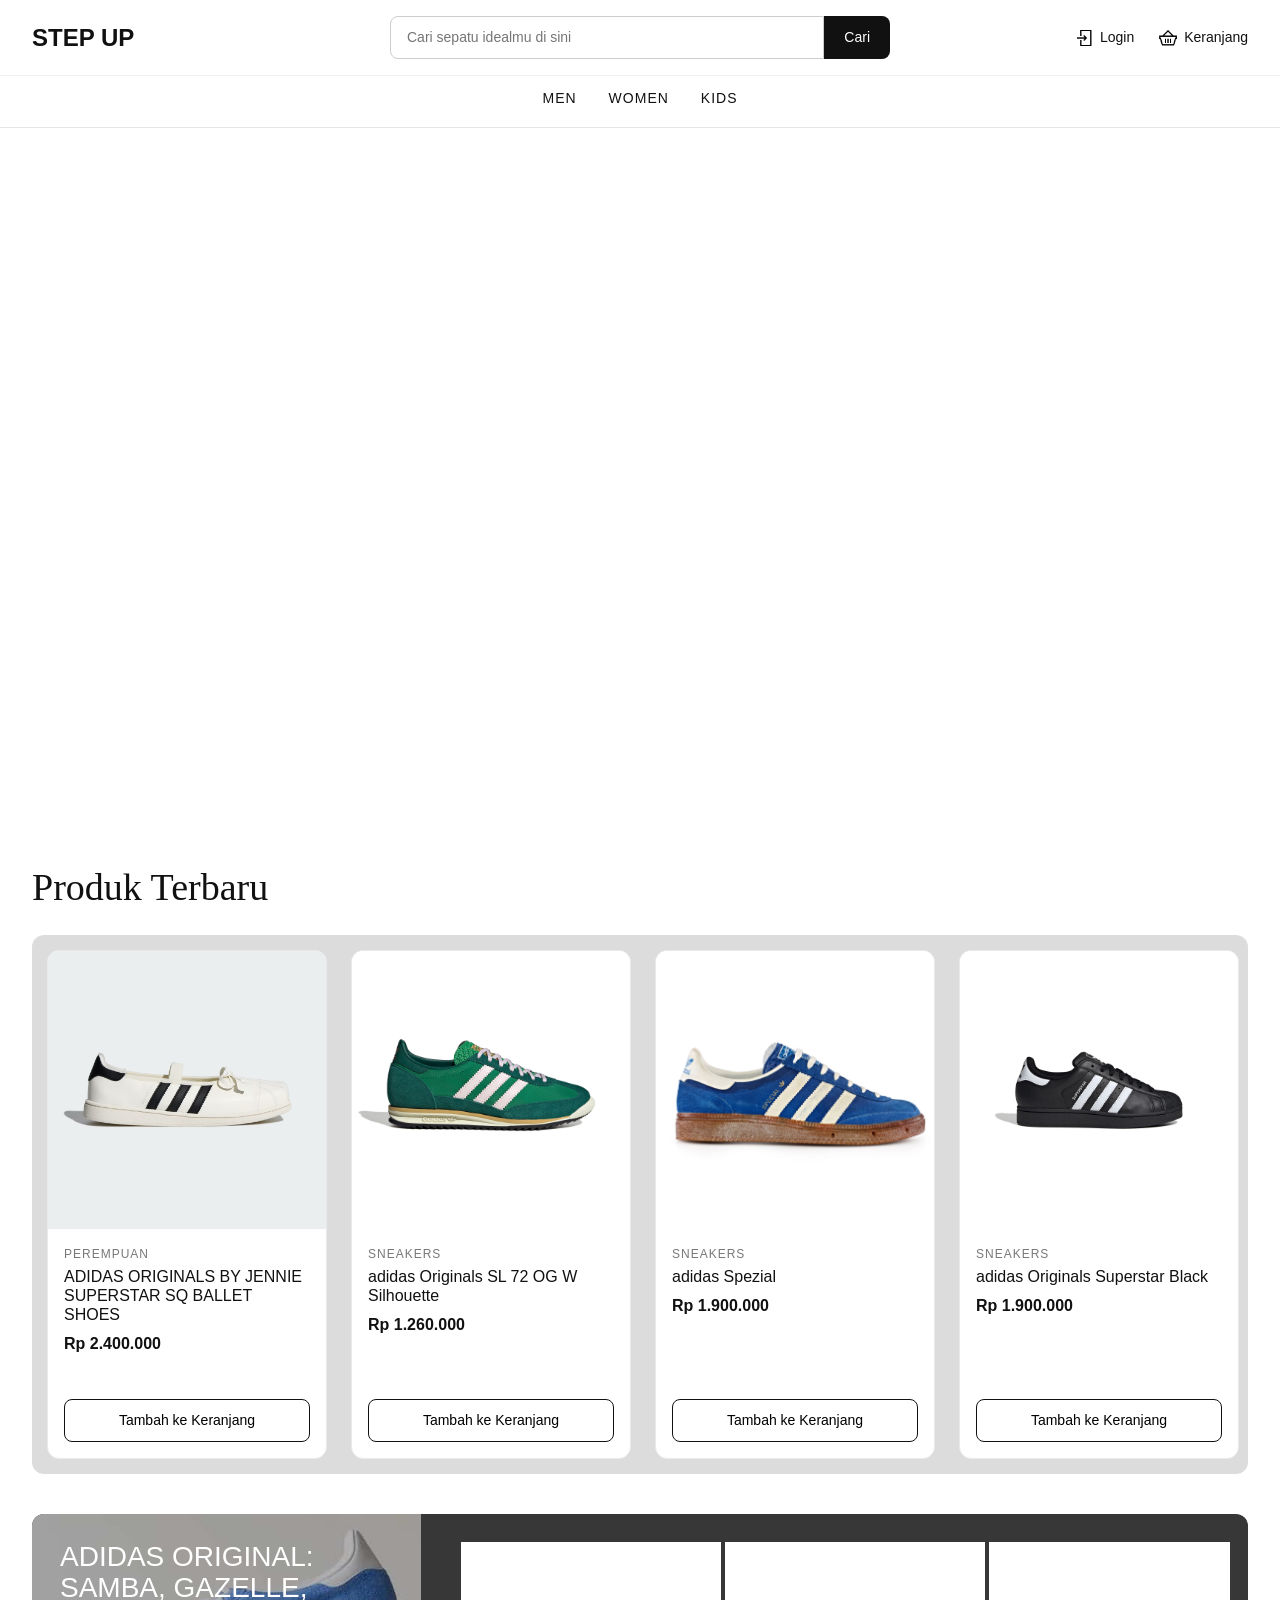
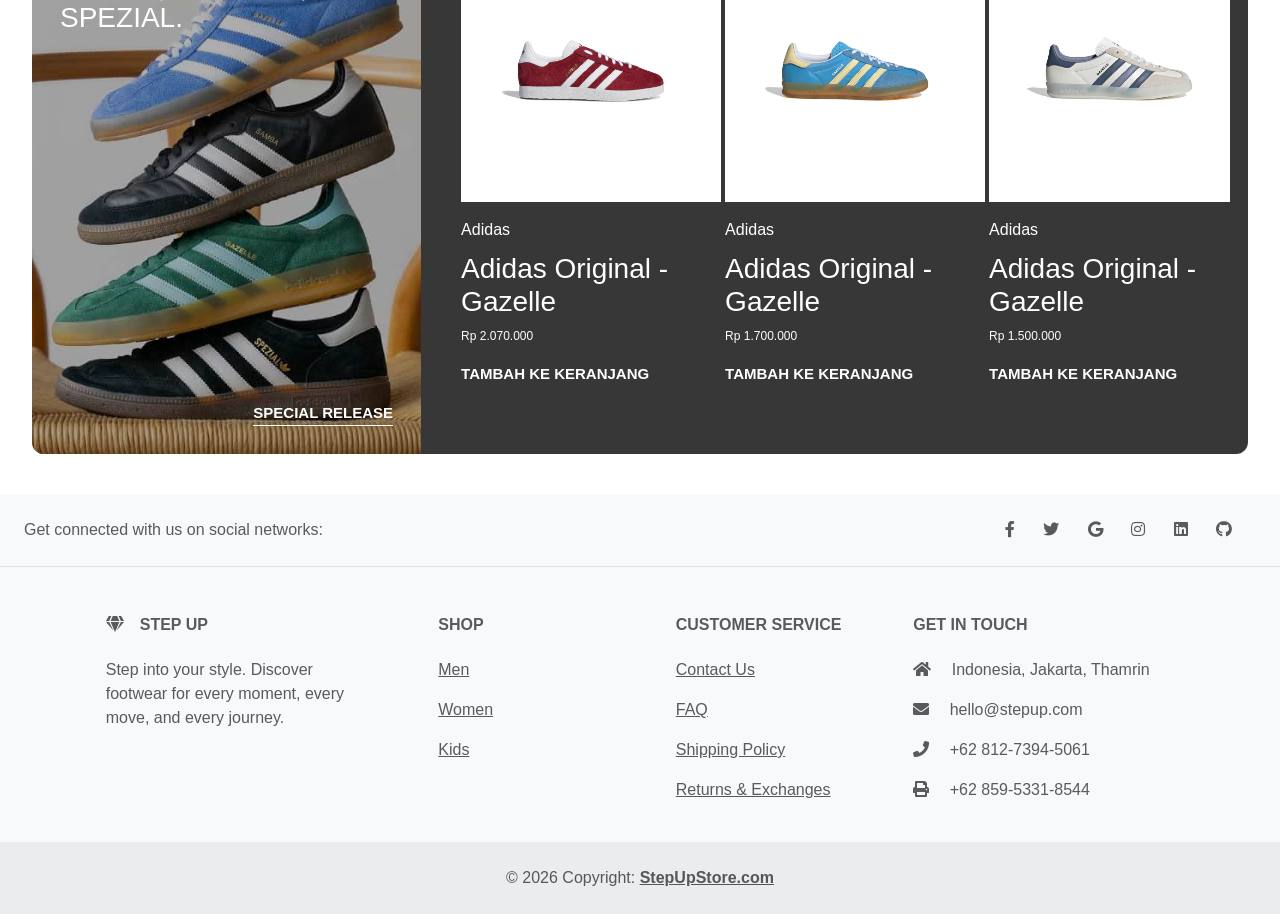
<file: index.html>
<!DOCTYPE html>
<html lang="en">
<head>
  <meta charset="UTF-8">
  <meta name="viewport" content="width=device-width, initial-scale=1.0">
  <title>StepUp Store</title>
  <link href="https://cdn.jsdelivr.net/npm/bootstrap@5.3.8/dist/css/bootstrap.min.css" rel="stylesheet" integrity="sha384-sRIl4kxILFvY47J16cr9ZwB07vP4J8+LH7qKQnuqkuIAvNWLzeN8tE5YBujZqJLB" crossorigin="anonymous">
  <link rel="stylesheet" href="https://cdnjs.cloudflare.com/ajax/libs/font-awesome/5.15.4/css/all.min.css"/>
  <link rel="stylesheet" href="style.css">
  <link rel="icon" href="iconbrowser/Shoes Icon Browser.jpg">
</head>
<body>
  <header class="main-header">
    <div class="navbar">
      <div class="left-nav">
        <a href="index.html" class="logo">STEP UP</a>
      </div>

      <div class="center-nav">
        <form action="" method="get">
          <input type="search" name="searchbar" placeholder="Cari sepatu idealmu di sini">
          <button type="submit">Cari</button>
        </form>
      </div>
      <div class="right-nav">
        <a href="login.html"><img src="icons/icons8-log-in-32.png" alt="">Login</a>
        <a href="keranjang.html"><img src="icons/icons8-shopping-basket-32.png" alt="">Keranjang</a>
      </div>
    </div>

    <nav class="categories">
      <ul>
        <li><a href="men.html">Men</a></li>
        <li><a href="women.html">Women</a></li>
        <li><a href="kids.html">Kids</a></li>
      </ul>
    </nav>
  </header>
    <main>
      <section class="hero">
        <div id="carouselExampleIndicators" class="carousel slide">
          <div class="carousel-indicators">
            <button type="button" data-bs-target="#carouselExampleIndicators" data-bs-slide-to="0" class="active" aria-current="true" aria-label="Slide 1"></button>
            <button type="button" data-bs-target="#carouselExampleIndicators" data-bs-slide-to="1" aria-label="Slide 2"></button>
            <button type="button" data-bs-target="#carouselExampleIndicators" data-bs-slide-to="2" aria-label="Slide 3"></button>
            <button type="button" data-bs-target="#carouselExampleIndicators" data-bs-slide-to="3" aria-label="Slide 4"></button>
            <button type="button" data-bs-target="#carouselExampleIndicators" data-bs-slide-to="4" aria-label="Slide 5"></button>
          </div>
          <div class="carousel-inner">
            <div class="carousel-item active">
              <video class="d-block w-100" autoplay muted loop playsinline>
                <source src="Carousel Produk/Carousel4.mp4" type="video/mp4">
              </video>
            </div>
            <div class="carousel-item">
              <video class="d-block w-100" autoplay muted loop playsinline>
                <source src="Carousel Produk/Carousel8.mp4" type="video/mp4">
              </video>
            </div>
            <div class="carousel-item">
              <video class="d-block w-100" autoplay muted loop playsinline>
                <source src="Carousel Produk/Carousel5.mp4" type="video/mp4">
              </video>
            </div>
            <div class="carousel-item">
              <img src="Carousel Produk/Carousel6.jpg" class="d-block w-100" alt="">
            </div>
            <div class="carousel-item">
              <img src="Carousel Produk/Carousel7.jpg" class="d-block w-100" alt="">
            </div>
          </div>
          <button class="carousel-control-prev" type="button" data-bs-target="#carouselExampleIndicators" data-bs-slide="prev">
            <span class="carousel-control-prev-icon" aria-hidden="true"></span>
            <span class="visually-hidden">Previous</span>
          </button>
          <button class="carousel-control-next" type="button" data-bs-target="#carouselExampleIndicators" data-bs-slide="next">
            <span class="carousel-control-next-icon" aria-hidden="true"></span>
            <span class="visually-hidden">Next</span>
          </button>
        </div>
      </section>

      <section class="product" id="katalog">
        <div class="section-head">
          <h2>Produk Terbaru</h2>
        </div>
        <div class="product-grid">
          <article class="product-card">
            <div class="product-img">
              <img src="Produk Image 1/Adidas Ballet Shoe Jennie.webp" alt="Ballet Shoes Jennie">
            </div>
            <div class="product-info">
              <p class="product-category">Perempuan</p>
              <h3 class="product-name">ADIDAS ORIGINALS BY JENNIE SUPERSTAR SQ BALLET SHOES</h3>
              <p class="product-price">Rp 2.400.000</p>
            </div>
            <div class="keranjang">
              <a href="">Tambah ke Keranjang</a>
            </div>
          </article>
          <article class="product-card">
            <div class="product-img">
              <img src="Produk Image 1/Adidas SL.jpg" alt="Sneakers Classic">
            </div>
            <div class="product-info">
              <p class="product-category">Sneakers</p>
              <h3 class="product-name">adidas Originals SL 72 OG W Silhouette</h3>
              <p class="product-price">Rp 1.260.000</p>
            </div>
            <div class="keranjang">
              <a href="">Tambah ke Keranjang</a>
            </div>
          </article>
          <article class="product-card">
            <div class="product-img">
              <img src="Produk Image 1/Adidas Spezial.jpg" alt="Adidas Spezial">
            </div>
            <div class="product-info">
              <p class="product-category">Sneakers</p>
              <h3 class="product-name">adidas Spezial</h3>
              <p class="product-price">Rp 1.900.000</p>
            </div>
            <div class="keranjang">
              <a href="">Tambah ke Keranjang</a>
            </div>
          </article>
          <article class="product-card">
            <div class="product-img">
              <img src="Produk Image 1/Adidas Superstar Black.jpg" alt="Adidas Superstar Black">
            </div>
            <div class="product-info">
              <p class="product-category">Sneakers</p>
              <h3 class="product-name">adidas Originals Superstar Black</h3>
              <p class="product-price">Rp 1.900.000</p>
            </div>
            <div class="keranjang">
              <a href="">Tambah ke Keranjang</a>
            </div>
          </article>
          <article class="product-card">
            <div class="product-img">
              <img src="Produk Image 1/Adidas SL2.jpg" alt="Adidas SL 72 OG W Silhouette">
            </div>
            <div class="product-info">
              <p class="product-category">Sneakers</p>
              <h3 class="product-name">adidas Originals SL 72 OG W Silhouette</h3>
              <p class="product-price">Rp 1.280.000</p>
            </div>
            <div class="keranjang">
              <a href="">Tambah ke Keranjang</a>
            </div>
          </article>
          <article class="product-card">
            <div class="product-img">
              <img src="Produk Image 1/Air Jordan.webp" alt="Sneakers Classic">
            </div>
            <div class="product-info">
              <p class="product-category">Sneakers</p>
              <h3 class="product-name">Jordan Air Jordan 1 Low</h3>
              <p class="product-price">Rp 1.729.000</p>
            </div>
            <div class="keranjang">
              <a href="">Tambah ke Keranjang</a>
            </div>
          </article>
          <article class="product-card">
            <div class="product-img">
              <img src="Produk Image 1/Converse 70 chuck.webp" alt="Converse 70 Chuck High">
            </div>
            <div class="product-info">
              <p class="product-category">Sneakers</p>
              <h3 class="product-name">Converse Chuck 70 High</h3>
              <p class="product-price">Rp 1.399.000</p>
            </div>
            <div class="keranjang">
              <a href="">Tambah ke Keranjang</a>
            </div>
          </article>
          <article class="product-card">
            <div class="product-img">
              <img src="Produk Image 1/Adidas Superstar White.jpg" alt="Adidas Superstar White">
            </div>
            <div class="product-info">
              <p class="product-category">Sneakers</p>
              <h3 class="product-name">adidas Originals Superstar White</h3>
              <p class="product-price">Rp 1.900.000</p>
            </div>
            <div class="keranjang">
              <a href="">Tambah ke Keranjang</a>
            </div>
          </article>
        </div>
      </section>

      <section class="feature">
        <a href="#" class="feature-poster">
          <img src="Features Image Product 1/Adidas Gazelle Spezial Samba.jpg" alt="Adidas Gazelle Spezial Samba">
          <h2>ADIDAS ORIGINAL: SAMBA, GAZELLE, SPEZIAL.</h2>
          <span class="feature-link">Special Release</span>
        </a>

        <div class="feature-products">
          <article class="feature-card">
            <div class="feature-img">
              <img src="Features Image Product 1/FeatureProduk1.jpg" alt="Adidas Original - Gazelle">
            </div>
            <p class="feature-brand">Adidas</p>
            <h3 class="feature-name">Adidas Original - Gazelle</h3>
            <p class="feature-price">Rp 2.070.000</p>
            <a href="" class="feature-keranjang">Tambah ke keranjang</a>
          </article>
          <article class="feature-card">
            <div class="feature-img">
              <img src="Features Image Product 1/FeatureProduk2.jpg" alt="Adidas Original - Gazelle">
            </div>
            <p class="feature-brand">Adidas</p>
            <h3 class="feature-name">Adidas Original - Gazelle</h3>
            <p class="feature-price">Rp 1.700.000</p>
            <a href="" class="feature-keranjang">Tambah ke keranjang</a>
          </article>
          <article class="feature-card">
            <div class="feature-img">
              <img src="Features Image Product 1/FeatureProduk3.jpg" alt="Adidas Original - Gazelle">
            </div>
            <p class="feature-brand">Adidas</p>
            <h3 class="feature-name">Adidas Original - Gazelle</h3>
            <p class="feature-price">Rp 1.500.000</p>
            <a href="" class="feature-keranjang">Tambah ke keranjang</a>
          </article>
          <article class="feature-card">
            <div class="feature-img">
              <img src="Features Image Product 1/FeatureProduk4.jpg" alt="Adidas Original - Spezial">
            </div>
            <p class="feature-brand">Adidas</p>
            <h3 class="feature-name">Adidas Original - Spezial</h3>
            <p class="feature-price">Rp 1.700.000</p>
            <a href="" class="feature-keranjang">Tambah ke keranjang</a>
          </article>
          <article class="feature-card">
            <div class="feature-img">
              <img src="Features Image Product 1/FeatureProduk5.jpg" alt="Adidas Original - Spezial">
            </div>
            <p class="feature-brand">Adidas</p>
            <h3 class="feature-name">Adidas Original - Spezial</h3>
            <p class="feature-price">Rp 1.899.000</p>
            <a href="" class="feature-keranjang">Tambah ke keranjang</a>
          </article>
          <article class="feature-card">
            <div class="feature-img">
              <img src="Features Image Product 1/FeatureProduk6.jpg" alt="Adidas Original - Spezial">
            </div>
            <p class="feature-brand">Adidas</p>
            <h3 class="feature-name">Adidas Original - Spezial</h3>
            <p class="feature-price">Rp 1.899.000</p>
            <a href="" class="feature-keranjang">Tambah ke keranjang</a>
          </article>
          <article class="feature-card">
            <div class="feature-img">
              <img src="Features Image Product 1/FeatureProduk7.jpg" alt="Adidas Original - Samba">
            </div>
            <p class="feature-brand">Adidas</p>
            <h3 class="feature-name">Adidas Original - Samba</h3>
            <p class="feature-price">Rp 2.199.000</p>
            <a href="" class="feature-keranjang">Tambah ke keranjang</a>
          </article>
          <article class="feature-card">
            <div class="feature-img">
              <img src="Features Image Product 1/FeatureProduk8.jpg" alt="Adidas Original - Samba">
            </div>
            <p class="feature-brand">Adidas</p>
            <h3 class="feature-name">Adidas Original - Samba</h3>
            <p class="feature-price">Rp 1.760.000</p>
            <a href="" class="feature-keranjang">Tambah ke keranjang</a>
          </article>
          <article class="feature-card">
            <div class="feature-img">
              <img src="Features Image Product 1/FeatureProduk9.jpg" alt="Adidas Original - Samba">
            </div>
            <p class="feature-brand">Adidas</p>
            <h3 class="feature-name">Adidas Original - Samba</h3>
            <p class="feature-price">Rp 1.999.000</p>
            <a href="" class="feature-keranjang">Tambah ke keranjang</a>
          </article>
        </div>
      </section>
    </main>
    <!-- Footer -->
    <footer class="text-center text-lg-start bg-body-tertiary text-muted">
      <!-- Section: Social media -->
      <section class="d-flex justify-content-center justify-content-lg-between p-4 border-bottom">
        <div class="me-5 d-none d-lg-block">
          <span>Get connected with us on social networks:</span>
        </div>
        <div>
          <a href="" class="me-4 text-reset"><i class="fab fa-facebook-f"></i></a>
          <a href="" class="me-4 text-reset"><i class="fab fa-twitter"></i></a>
          <a href="" class="me-4 text-reset"><i class="fab fa-google"></i></a>
          <a href="" class="me-4 text-reset"><i class="fab fa-instagram"></i></a>
          <a href="" class="me-4 text-reset"><i class="fab fa-linkedin"></i></a>
          <a href="" class="me-4 text-reset"><i class="fab fa-github"></i></a>
        </div>
      </section>

      <!-- Section: Links  -->
      <section>
        <div class="container text-center text-md-start mt-5">
          <div class="row mt-3">
            <div class="col-md-3 col-lg-4 col-xl-3 mx-auto mb-4">
              <h6 class="text-uppercase fw-bold mb-4">
                <i class="fas fa-gem me-3"></i>Step Up
              </h6>
              <p>
                Step into your style. Discover footwear for every moment, every move, and every journey.
              </p>
            </div>
            <div class="col-md-2 col-lg-2 col-xl-2 mx-auto mb-4">
              <h6 class="text-uppercase fw-bold mb-4">SHOP</h6>
              <p><a href="men.html" class="text-reset">Men</a></p>
              <p><a href="women.html" class="text-reset">Women</a></p>
              <p><a href="kids.html" class="text-reset">Kids</a></p>
            </div>
            <div class="col-md-3 col-lg-2 col-xl-2 mx-auto mb-4">
              <h6 class="text-uppercase fw-bold mb-4">Customer Service</h6>
              <p><a href="contact.html" class="text-reset">Contact Us</a></p>
              <p><a href="faq.html" class="text-reset">FAQ</a></p>
              <p><a href="shipping.html" class="text-reset">Shipping Policy</a></p>
              <p><a href="returns.html" class="text-reset">Returns & Exchanges</a></p>
            </div>
            <div class="col-md-4 col-lg-3 col-xl-3 mx-auto mb-md-0 mb-4">
              <h6 class="text-uppercase fw-bold mb-4">Get In Touch</h6>
              <p><i class="fas fa-home me-3"></i> Indonesia, Jakarta, Thamrin</p>
              <p><i class="fas fa-envelope me-3"></i> hello@stepup.com</p>
              <p><i class="fas fa-phone me-3"></i> +62 812-7394-5061</p>
              <p><i class="fas fa-print me-3"></i> +62 859-5331-8544</p>
            </div>
          </div>
        </div>
      </section>

      <!-- Copyright -->
      <div class="text-center p-4" style="background-color: rgba(0, 0, 0, 0.05);">
        © 2026 Copyright:
        <a class="text-reset fw-bold" href="index.html">StepUpStore.com</a>
      </div>
    </footer>
  <script src="https://cdn.jsdelivr.net/npm/bootstrap@5.3.8/dist/js/bootstrap.bundle.min.js" integrity="sha384-FKyoEForCGlyvwx9Hj09JcYn3nv7wiPVlz7YYwJrWVcXK/BmnVDxM+D2scQbITxI" crossorigin="anonymous"></script>
  <script>
    document.querySelectorAll('.keranjang a, a.feature-keranjang').forEach(link => {
      link.addEventListener('click', function(e) {
        e.preventDefault();
        fetch(this.href).then(() => {
          let badge = document.getElementById('cart-badge');
          badge.innerText = parseInt(badge.innerText) + 1;
        });
      });
    });
  </script>
</body>
</html>
</file>
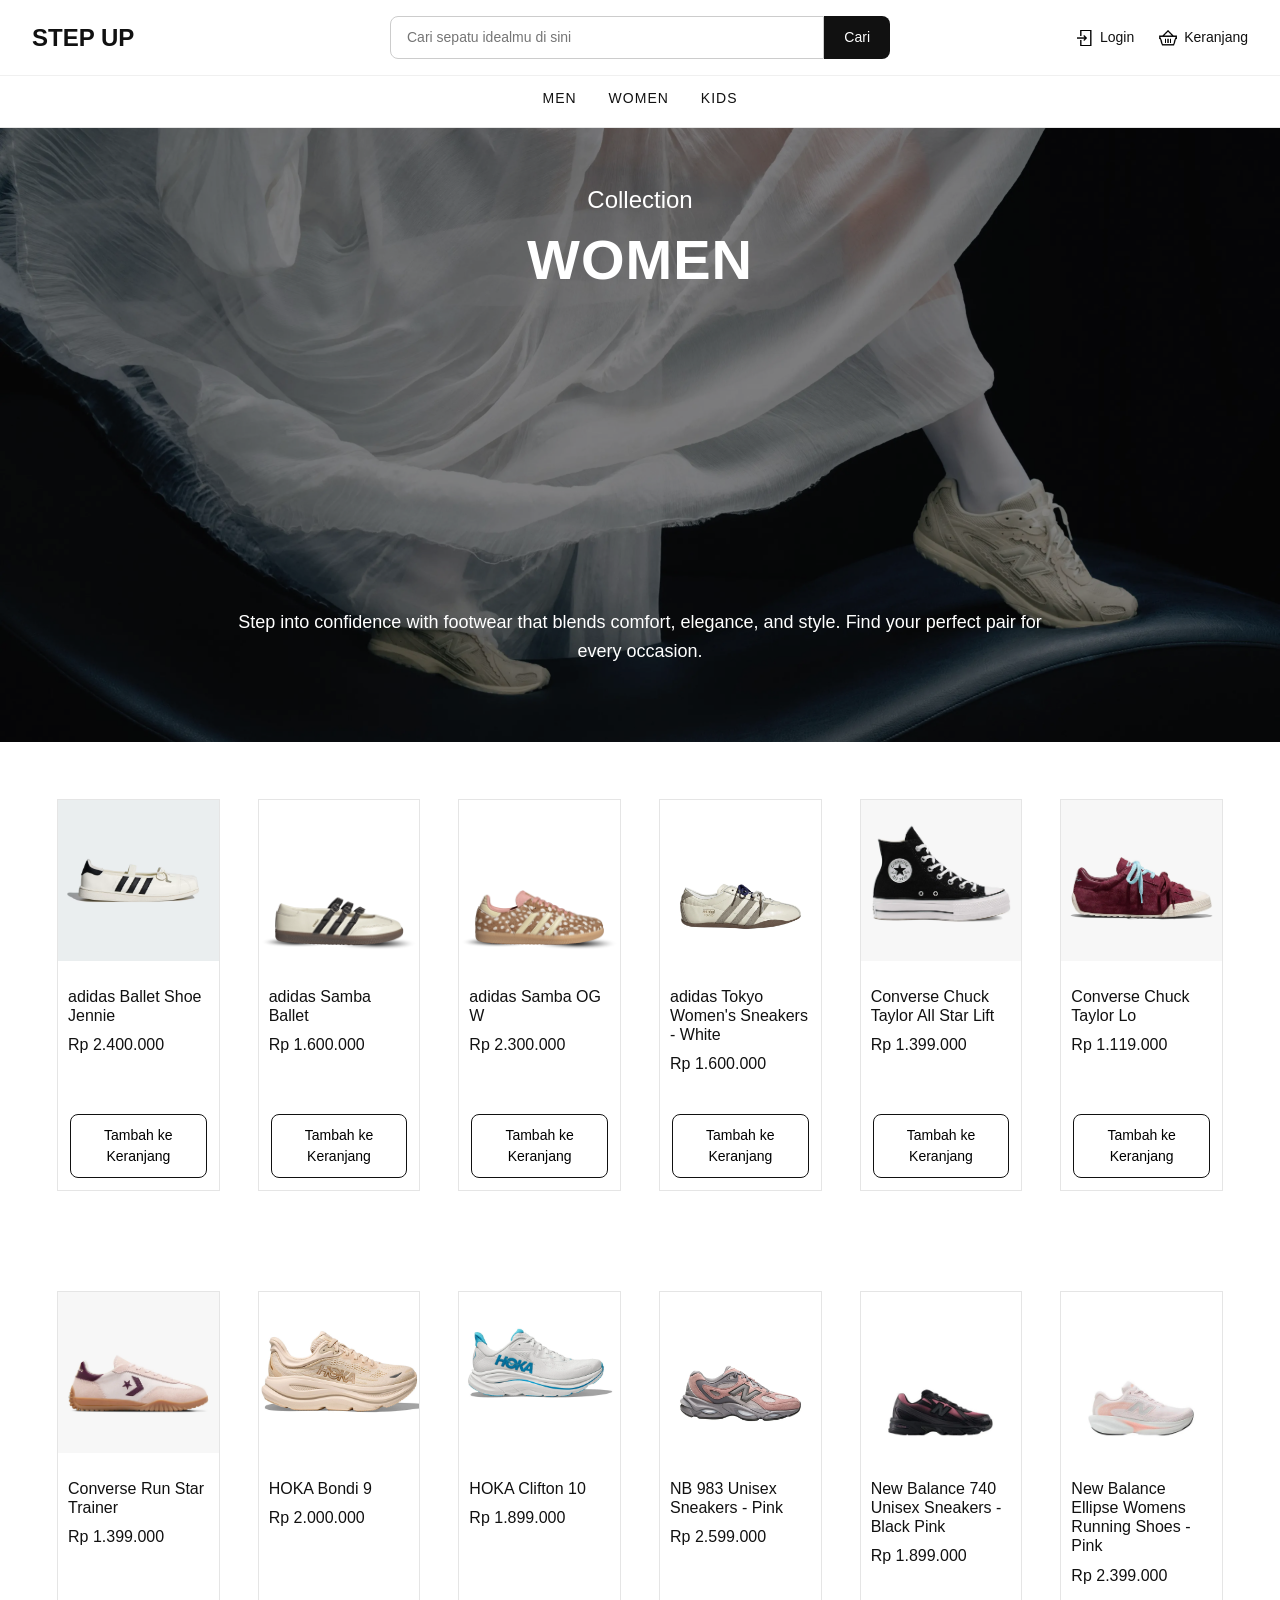
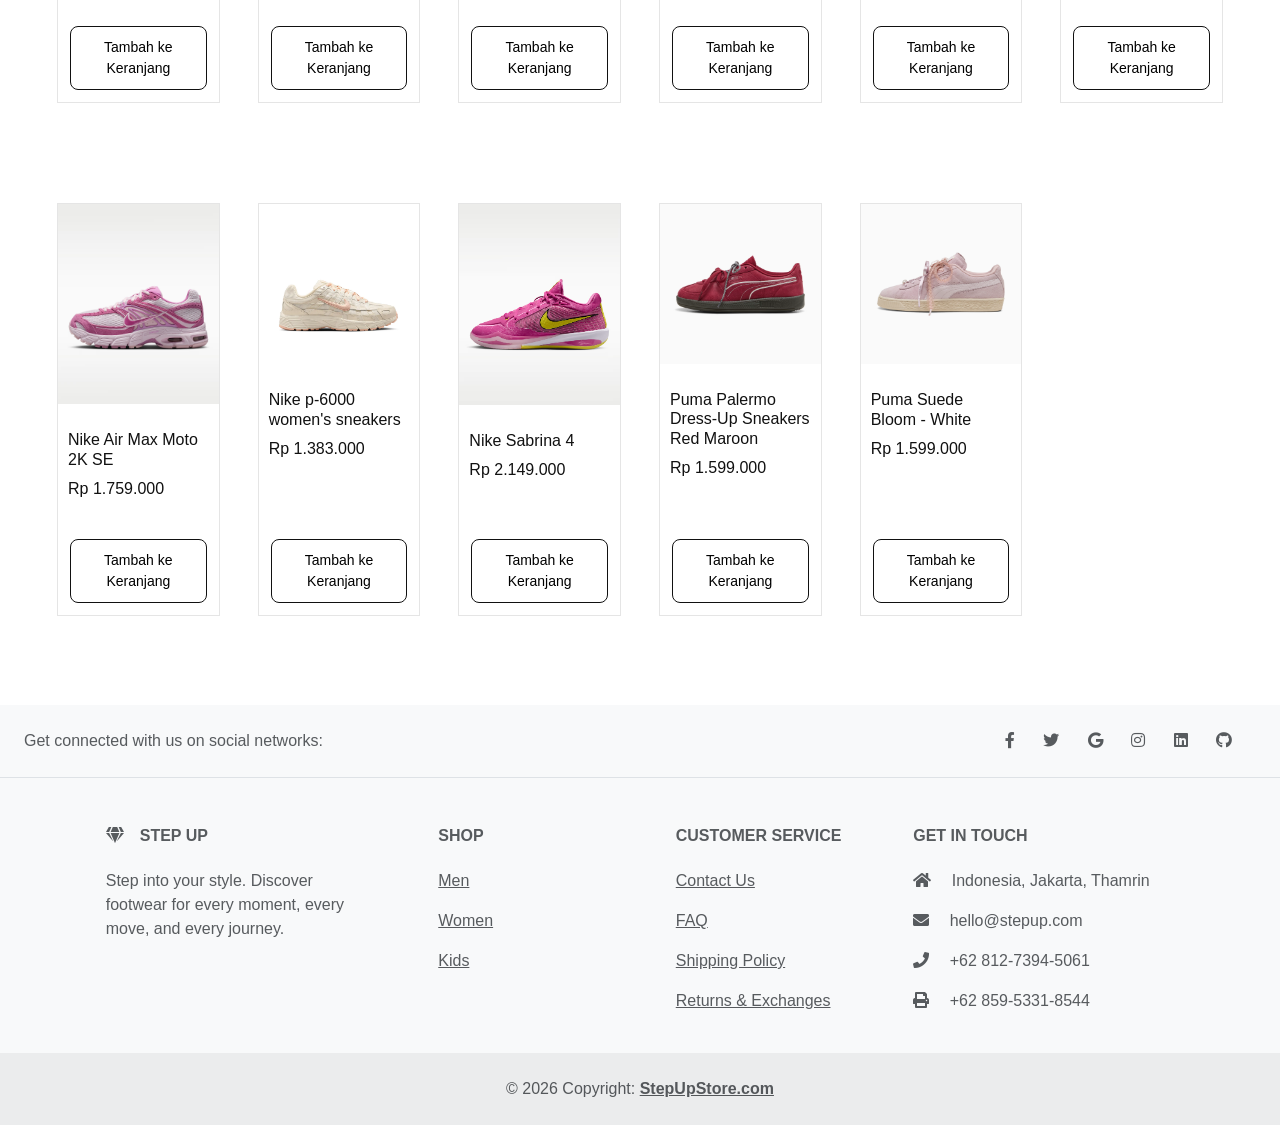
<file: women.html>
<!DOCTYPE html>
<html lang="en">
<head>
  <meta charset="UTF-8">
  <meta name="viewport" content="width=device-width, initial-scale=1.0">
  <title>StepUp Store</title>
  <link href="https://cdn.jsdelivr.net/npm/bootstrap@5.3.8/dist/css/bootstrap.min.css" rel="stylesheet" integrity="sha384-sRIl4kxILFvY47J16cr9ZwB07vP4J8+LH7qKQnuqkuIAvNWLzeN8tE5YBujZqJLB" crossorigin="anonymous">
  <link rel="stylesheet" href="https://cdnjs.cloudflare.com/ajax/libs/font-awesome/5.15.4/css/all.min.css"/>
  <link rel="stylesheet" href="women.css">
  <link rel="icon" href="iconbrowser/Shoes Icon Browser.jpg">
</head>
<body>
  <header class="main-header">
    <div class="navbar">
      <div class="left-nav">
        <a href="index.html" class="logo">STEP UP</a>
      </div>

      <div class="center-nav">
        <form action="" method="get">
          <input type="search" name="searchbar" placeholder="Cari sepatu idealmu di sini">
          <button type="submit">Cari</button>
        </form>
      </div>
      <div class="right-nav">
        <a href="login.html"><img src="icons/icons8-log-in-32.png" alt="">Login</a>
        <a href="keranjang.html"><img src="icons/icons8-shopping-basket-32.png" alt="">Keranjang</a>
      </div>
    </div>

    <nav class="categories">
      <ul>
        <li><a href="men.html">Men</a></li>
        <li><a href="women.html">Women</a></li>
        <li><a href="kids.html">Kids</a></li>
      </ul>
    </nav>
  </header>
  <main>
    <section class="category-banner">
      <img src="Images Women/Women Banner.webp" alt="Koleksi Women">
        <div class="category-title">
          <p class="category-label">Collection</p>
          <h1>WOMEN</h1>
        </div>
        <p class="category-desc">Step into confidence with footwear that blends comfort, elegance, and style. Find your perfect pair for every occasion.</p>
    </section>
    <section class="catalog" id="katalog">
      <div class="catalog-grid">
        <article class="product-card">
          <div class="product-image">
            <img src="Images Women/Adidas Ballet Shoe Jennie.webp" alt="adidas Ballet Shoe Jennie">
          </div>
          <div class="product-details">
            <h3 class="product-name"><span class="product-title">adidas Ballet Shoe Jennie</span></h3>
            <p class="product-price">Rp 2.400.000</p>
          </div>
          <div class="keranjang">
            <a href="">Tambah ke Keranjang</a>
          </div>
        </article>
        <article class="product-card">
          <div class="product-image">
            <img src="Images Women/Adidas Samba Ballet.png" alt="adidas Samba Ballet">
          </div>
          <div class="product-details">
            <h3 class="product-name"><span class="product-title">adidas Samba Ballet</span></h3>
            <p class="product-price">Rp 1.600.000</p>
          </div>
          <div class="keranjang">
            <a href="">Tambah ke Keranjang</a>
          </div>
        </article>
        <article class="product-card">
          <div class="product-image">
            <img src="Images Women/ADIDAS SAMBA OG W.png" alt="adidas Samba OG W">
          </div>
          <div class="product-details">
            <h3 class="product-name"><span class="product-title">adidas Samba OG W</span></h3>
            <p class="product-price">Rp 2.300.000</p>
          </div>
          <div class="keranjang">
            <a href="">Tambah ke Keranjang</a>
          </div>
        </article>
        <article class="product-card">
          <div class="product-image">
            <img src="Images Women/adidas tokyo women's sneakers - white.jpg" alt="adidas Tokyo Women's Sneakers - White">
          </div>
          <div class="product-details">
            <h3 class="product-name"><span class="product-title">adidas Tokyo Women's Sneakers - White</span></h3>
            <p class="product-price">Rp 1.600.000</p>
          </div>
          <div class="keranjang">
            <a href="">Tambah ke Keranjang</a>
          </div>
        </article>
        <article class="product-card">
          <div class="product-image">
            <img src="Images Women/Converse Chuck Taylor All Star Lift.jpg" alt="Converse Chuck Taylor All Star Lift">
          </div>
          <div class="product-details">
            <h3 class="product-name"><span class="product-title">Converse Chuck Taylor All Star Lift</span></h3>
            <p class="product-price">Rp 1.399.000</p>
          </div>
          <div class="keranjang">
            <a href="">Tambah ke Keranjang</a>
          </div>
        </article>
        <article class="product-card">
          <div class="product-image">
            <img src="Images Women/Converse Chuck Taylor Lo.jpg" alt="Converse Chuck Taylor Lo">
          </div>
          <div class="product-details">
            <h3 class="product-name"><span class="product-title">Converse Chuck Taylor Lo</span></h3>
            <p class="product-price">Rp 1.119.000</p>
          </div>
          <div class="keranjang">
            <a href="">Tambah ke Keranjang</a>
          </div>
        </article>
        <article class="product-card">
          <div class="product-image">
            <img src="Images Women/Converse Run Star Trainer.jpg" alt="Converse Run Star Trainer">
          </div>
          <div class="product-details">
            <h3 class="product-name"><span class="product-title">Converse Run Star Trainer</span></h3>
            <p class="product-price">Rp 1.399.000</p>
          </div>
          <div class="keranjang">
            <a href="">Tambah ke Keranjang</a>
          </div>
        </article>
        <article class="product-card">
          <div class="product-image">
            <img src="Images Women/HOKA Bondi 9.webp" alt="HOKA Bondi 9">
          </div>
          <div class="product-details">
            <h3 class="product-name"><span class="product-title">HOKA Bondi 9</span></h3>
            <p class="product-price">Rp 2.000.000</p>
          </div>
          <div class="keranjang">
            <a href="">Tambah ke Keranjang</a>
          </div>
        </article>
        <article class="product-card">
          <div class="product-image">
            <img src="Images Women/HOKA Clifton 10.webp" alt="HOKA Clifton 10">
          </div>
          <div class="product-details">
            <h3 class="product-name"><span class="product-title">HOKA Clifton 10</span></h3>
            <p class="product-price">Rp 1.899.000</p>
          </div>
          <div class="keranjang">
            <a href="">Tambah ke Keranjang</a>
          </div>
        </article>
        <article class="product-card">
          <div class="product-image">
            <img src="Images Women/NB 983 unisex sneakers - pink.jpg" alt="NB 983 Unisex Sneakers - Pink">
          </div>
          <div class="product-details">
            <h3 class="product-name"><span class="product-title">NB 983 Unisex Sneakers - Pink</span></h3>
            <p class="product-price">Rp 2.599.000</p>
          </div>
          <div class="keranjang">
            <a href="">Tambah ke Keranjang</a>
          </div>
        </article>
        <article class="product-card">
          <div class="product-image">
            <img src="Images Women/New Balance 740 Unisex Sneakers - Black Pink.jpg" alt="New Balance 740 Unisex Sneakers - Black Pink">
          </div>
          <div class="product-details">
            <h3 class="product-name"><span class="product-title">New Balance 740 Unisex Sneakers - Black Pink</span></h3>
            <p class="product-price">Rp 1.899.000</p>
          </div>
          <div class="keranjang">
            <a href="">Tambah ke Keranjang</a>
          </div>
        </article>
        <article class="product-card">
          <div class="product-image">
            <img src="Images Women/New Balance Ellipse Womens Running Shoes - Pink.jpg" alt="New Balance Ellipse Womens Running Shoes - Pink">
          </div>
          <div class="product-details">
            <h3 class="product-name"><span class="product-title">New Balance Ellipse Womens Running Shoes - Pink</span></h3>
            <p class="product-price">Rp 2.399.000</p>
          </div>
          <div class="keranjang">
            <a href="">Tambah ke Keranjang</a>
          </div>
        </article>
        <article class="product-card">
          <div class="product-image">
            <img src="Images Women/Nike Air Max Moto 2K SE.webp" alt="Nike Air Max Moto 2K SE">
          </div>
          <div class="product-details">
            <h3 class="product-name"><span class="product-title">Nike Air Max Moto 2K SE</span></h3>
            <p class="product-price">Rp 1.759.000</p>
          </div>
          <div class="keranjang">
            <a href="">Tambah ke Keranjang</a>
          </div>
        </article>
        <article class="product-card">
          <div class="product-image">
            <img src="Images Women/Nike p-6000 women's sneakers.jpg" alt="Nike p-6000 women's sneakers">
          </div>
          <div class="product-details">
            <h3 class="product-name"><span class="product-title">Nike p-6000 women's sneakers</span></h3>
            <p class="product-price">Rp 1.383.000</p>
          </div>
          <div class="keranjang">
            <a href="">Tambah ke Keranjang</a>
          </div>
        </article>
        <article class="product-card">
          <div class="product-image">
            <img src="Images Women/Nike Sabrina 4.webp" alt="Nike Sabrina 4">
          </div>
          <div class="product-details">
            <h3 class="product-name"><span class="product-title">Nike Sabrina 4</span></h3>
            <p class="product-price">Rp 2.149.000</p>
          </div>
          <div class="keranjang">
            <a href="">Tambah ke Keranjang</a>
          </div>
        </article>
        <article class="product-card">
          <div class="product-image">
            <img src="Images Women/Palermo Dress-Up Sneakers Women.avif" alt="Palermo Dress-Up Sneakers Women">
          </div>
          <div class="product-details">
            <h3 class="product-name"><span class="product-title">Puma Palermo Dress-Up Sneakers Red Maroon</span></h3>
            <p class="product-price">Rp 1.599.000</p>
          </div>
          <div class="keranjang">
            <a href="">Tambah ke Keranjang</a>
          </div>
        </article>
        <article class="product-card">
          <div class="product-image">
            <img src="Images Women/Suede Bloom Sneakers Women.avif" alt="Suede Bloom Sneakers Women">
          </div>
          <div class="product-details">
            <h3 class="product-name"><span class="product-title">Puma Suede Bloom - White</span></h3>
            <p class="product-price">Rp 1.599.000</p>
          </div>
          <div class="keranjang">
            <a href="">Tambah ke Keranjang</a>
          </div>
        </article>
      </div>
    </section>
  </main>
    <!-- Footer -->
    <footer class="text-center text-lg-start bg-body-tertiary text-muted">
      <!-- Section: Social media -->
      <section class="d-flex justify-content-center justify-content-lg-between p-4 border-bottom">
        <div class="me-5 d-none d-lg-block">
          <span>Get connected with us on social networks:</span>
        </div>
        <div>
          <a href="" class="me-4 text-reset"><i class="fab fa-facebook-f"></i></a>
          <a href="" class="me-4 text-reset"><i class="fab fa-twitter"></i></a>
          <a href="" class="me-4 text-reset"><i class="fab fa-google"></i></a>
          <a href="" class="me-4 text-reset"><i class="fab fa-instagram"></i></a>
          <a href="" class="me-4 text-reset"><i class="fab fa-linkedin"></i></a>
          <a href="" class="me-4 text-reset"><i class="fab fa-github"></i></a>
        </div>
      </section>

      <!-- Section: Links  -->
      <section class="">
        <div class="container text-center text-md-start mt-5">
          <div class="row mt-3">
            <div class="col-md-3 col-lg-4 col-xl-3 mx-auto mb-4">
              <h6 class="text-uppercase fw-bold mb-4">
                <i class="fas fa-gem me-3"></i>Step Up
              </h6>
              <p>
                Step into your style. Discover footwear for every moment, every move, and every journey.
              </p>
            </div>
            <div class="col-md-2 col-lg-2 col-xl-2 mx-auto mb-4">
              <h6 class="text-uppercase fw-bold mb-4">SHOP</h6>
              <p><a href="men.html" class="text-reset">Men</a></p>
              <p><a href="women.html" class="text-reset">Women</a></p>
              <p><a href="kids.html" class="text-reset">Kids</a></p>
            </div>
            <div class="col-md-3 col-lg-2 col-xl-2 mx-auto mb-4">
              <h6 class="text-uppercase fw-bold mb-4">Customer Service</h6>
              <p><a href="contact.html" class="text-reset">Contact Us</a></p>
              <p><a href="faq.html" class="text-reset">FAQ</a></p>
              <p><a href="shipping.html" class="text-reset">Shipping Policy</a></p>
              <p><a href="returns.html" class="text-reset">Returns & Exchanges</a></p>
            </div>
            <div class="col-md-4 col-lg-3 col-xl-3 mx-auto mb-md-0 mb-4">
              <h6 class="text-uppercase fw-bold mb-4">Get In Touch</h6>
              <p><i class="fas fa-home me-3"></i> Indonesia, Jakarta, Thamrin</p>
              <p><i class="fas fa-envelope me-3"></i> hello@stepup.com</p>
              <p><i class="fas fa-phone me-3"></i> +62 812-7394-5061</p>
              <p><i class="fas fa-print me-3"></i> +62 859-5331-8544</p>
            </div>
          </div>
        </div>
      </section>

      <!-- Copyright -->
      <div class="text-center p-4" style="background-color: rgba(0, 0, 0, 0.05);">
        © 2026 Copyright:
        <a class="text-reset fw-bold" href="index.html">StepUpStore.com</a>
      </div>
    </footer>
  <script>
    document.querySelectorAll('.keranjang a').forEach(link => {
      link.addEventListener('click', function(e) {
        e.preventDefault();
        fetch(this.href).then(() => {
          let badge = document.getElementById('cart-badge');
          badge.innerText = parseInt(badge.innerText) + 1;
        });
      });
    });
  </script>
</body>
</html>
</file>
<file: style.css>
* {
  margin: 0;
  padding: 0;
  box-sizing: border-box;
}

body {
  font-family: Arial, Helvetica, sans-serif;
  padding-top: 122px;
}

.main-header {
  position: fixed;
  top: 0;
  left: 0;
  width: 100%;
  z-index: 1000;
  background: rgb(255, 255, 255);
  border-bottom: 1px solid rgb(229, 229, 229);
}

.navbar {
  display: grid;
  grid-template-columns: 1fr 500px 1fr;
  align-items: center;
  padding: 16px 32px;
}

.left-nav {
  justify-self: start;
}

.left-nav a {
  font-size: 24px;
  font-weight: bold;
  text-decoration: none;
  color: rgb(17, 17, 17);
}

.center-nav form {
  display: flex;
}

.center-nav input {
  flex: 1;
  min-width: 0;
  padding: 10px 16px;
  font-size: 14px;
  border: 1px solid rgb(204, 204, 204);
  border-radius: 8px 0 0 8px;
  outline: none;
}

.center-nav button {
  padding: 10px 20px;
  font-size: 14px;
  border: none;
  background: rgb(17, 17, 17);
  color: rgb(255, 255, 255);
  border-radius: 0 8px 8px 0;
  cursor: pointer;
}

.right-nav {
  justify-self: end;
  display: flex;
  align-items: center;
  gap: 24px;
}

.right-nav a {
  display: flex;
  align-items: center;
  gap: 6px;
  text-decoration: none;
  font-size: 14px;
  color: rgb(17, 17, 17);
  white-space: nowrap;
}

.right-nav img {
  width: 20px;
  height: 20px;
}

.categories {
  border-top: 1px solid rgb(240, 240, 240);
}

.categories ul {
  display: flex;
  justify-content: center;
  gap: 32px;
  list-style: none;
  margin: 0;
  padding: 12px 32px;
}

.categories a {
  display: block;
  white-space: nowrap;
  text-decoration: none;
  font-size: 14px;
  font-weight: 500;
  text-transform: uppercase;
  letter-spacing: 1px;
  color: rgb(17, 17, 17);
  padding-bottom: 4px;
  border-bottom: 2px solid transparent;
}

.categories a:hover {
  border-bottom-color: rgb(17, 17, 17);
}

.hero {
  padding: 0 32px;
  margin-top: 24px;
}

.carousel {
  border-radius: 12px;
  overflow: hidden;
}

.carousel-item img,
.carousel-item video {
  aspect-ratio: 16 / 9;
  object-fit: cover;
}

.section-head {
  margin-bottom: 24px;
}

.section-head h2 {
  font-size: 38px;
  margin: 35px 32px 0;
  font-family: 'Times New Roman', Times, serif;
  color: rgb(17, 17, 17);
}

.product-grid {
  display: flex;
  gap: 24px;
  margin: 0 32px;
  padding: 15px;
  background-color: rgba(0, 0, 0, 0.138);
  border-radius: 12px;
  overflow-x: auto;
}

.product-card {
  display: flex;
  flex-grow: 0;
  flex-shrink: 0;
  flex-basis: 280px;
  flex-direction: column;
  background: rgb(255, 255, 255);
  border: 1px solid rgb(233, 233, 233);
  border-radius: 12px;
  overflow: hidden;
  scroll-snap-align: start;
  transition: box-shadow 0.2s, transform 0.2s;
}

.product-card:hover {
  box-shadow: 0 8px 24px rgba(0, 0, 0, 0.12);
  transform: translateY(-4px);
}

.product-img {
  aspect-ratio: 1 / 1;
  background: rgb(245, 245, 245);
}

.product-img img {
  width: 100%;
  height: 100%;
  object-fit: cover;
}

.product-info {
  flex: 1;
  padding: 16px;
}

.product-category {
  font-size: 12px;
  text-transform: uppercase;
  letter-spacing: 1px;
  color: rgb(120, 120, 120);
  margin-bottom: 4px;
}

.product-name {
  font-size: 16px;
  color: rgb(17, 17, 17);
  margin-bottom: 8px;
}

.product-price {
  font-size: 16px;
  font-weight: bold;
  color: rgb(17, 17, 17);
  margin: 0; 
}

.keranjang {
  margin: 16px 16px;
}

.keranjang a {
  display: flex;
  justify-content: center;
  padding: 10px 0;
  text-decoration: none;
  font-size: 14px;
  color: black;
  background: white;
  border: 1px solid rgb(17, 17, 17);
  border-radius: 8px;
}

.keranjang a:hover {
  background: black;
  color: white;
}

.feature {
  display: grid;
  grid-template-columns: 32% 1fr;
  height: 540px;
  margin: 40px 32px;
  background: rgb(55, 55, 55);
  border-radius: 12px;
  overflow: hidden;
}

.feature-poster {
  position: relative;
  overflow: hidden;
  text-decoration: none;
  color: rgb(255, 255, 255);
}

.feature-poster img {
  display: block;
  width: 100%;
  height: 100%;
  object-fit: cover;
  filter: brightness(0.7);
}

.feature-poster h2 {
  position: absolute;
  top: 28px;
  left: 28px;
  right: 28px;
  font-size: 28px;
  line-height: 1.1;
}

.feature-link {
  position: absolute;
  right: 28px;
  bottom: 28px;
  font-size: 15px;
  font-weight: bold;
  text-transform: uppercase;
  border-bottom: 1px solid rgb(255, 255, 255);
}

.feature-products {
  display: flex;
  gap: 4px;
  margin: 0 18px;
  padding: 28px 0 28px 22px;
  overflow-x: auto;
}

.feature-card {
  flex: 0 0 260px;
  display: flex;
  flex-direction: column;
  color: white;
}

.feature-img {
  aspect-ratio: 1 / 1;
  background: rgb(255, 255, 255);
  margin-bottom: 16px;
}

.feature-img img {
  display: block;
  width: 100%;
  height: 100%;
  object-fit: contain;
}

.feature-brand {
  margin-bottom: 10px;
}

.feature-name {
  margin: 0 0 8px;
}

.feature-price {
  font-size: 12px;
  font-weight: normal;
  margin: 0;
}

.feature-keranjang {
  margin-top: 18px;
  text-decoration: none;
  color: rgb(255, 255, 255);
  text-transform: uppercase;
  font-size: 15px;
  font-weight: bold;
}

.feature-keranjang:hover {
  text-decoration: underline;
}
</file>
<file: women.css>
* {
  margin: 0;
  padding: 0;
  box-sizing: border-box;
}

body {
  font-family: Arial, Helvetica, sans-serif;
  padding-top: 122px;
}

.main-header {
  position: fixed;
  top: 0;
  left: 0;
  width: 100%;
  z-index: 1000;
  background: rgb(255, 255, 255);
  border-bottom: 1px solid rgb(229, 229, 229);
}

.navbar {
  display: grid;
  grid-template-columns: 1fr 500px 1fr;
  align-items: center;
  padding: 16px 32px;
}

.left-nav {
  justify-self: start;
}

.left-nav a {
  font-size: 24px;
  font-weight: bold;
  text-decoration: none;
  color: rgb(17, 17, 17);
}

.center-nav form {
  display: flex;
}

.center-nav input {
  flex: 1;
  min-width: 0;
  padding: 10px 16px;
  font-size: 14px;
  border: 1px solid rgb(204, 204, 204);
  border-radius: 8px 0 0 8px;
  outline: none;
}

.center-nav button {
  padding: 10px 20px;
  font-size: 14px;
  border: none;
  background: rgb(17, 17, 17);
  color: rgb(255, 255, 255);
  border-radius: 0 8px 8px 0;
  cursor: pointer;
}

.right-nav {
  justify-self: end;
  display: flex;
  align-items: center;
  gap: 24px;
}

.right-nav a {
  display: flex;
  align-items: center;
  gap: 6px;
  text-decoration: none;
  font-size: 14px;
  color: rgb(17, 17, 17);
  white-space: nowrap;
}

.right-nav img {
  width: 20px;
  height: 20px;
}

.categories {
  border-top: 1px solid rgb(240, 240, 240);
}

.categories ul {
  display: flex;
  justify-content: center;
  gap: 32px;
  list-style: none;
  margin: 0;
  padding: 12px 32px;
}

.categories a {
  display: block;
  white-space: nowrap;
  text-decoration: none;
  font-size: 14px;
  font-weight: 500;
  text-transform: uppercase;
  letter-spacing: 1px;
  color: rgb(17, 17, 17);
  padding-bottom: 4px;
  border-bottom: 2px solid transparent;
}

.categories a:hover {
  border-bottom-color: rgb(17, 17, 17);
}

.category-banner {
  position: relative;
  height: 620px;
  overflow: hidden;
  color: rgb(255, 255, 255);
}

.category-banner img {
  width: 100%;
  height: 100%;
  object-fit: cover;
  display: block;
  filter: brightness(0.6);
}

.category-title {
  position: absolute;
  top: 60px;
  left: 0;
  right: 0;
  text-align: center;
}

.category-label {
  font-size: 24px;
  margin-bottom: 8px;
}

.category-title h1 {
  font-size: 56px;
  font-weight: 900;
  letter-spacing: 1px;
}

.category-desc {
  position: absolute;
  bottom: 60px;
  left: 50%;
  transform: translateX(-50%);
  width: 100%;
  max-width: 900px;
  padding: 0 24px;
  font-size: 18px;
  line-height: 1.6;
  text-align: center;
}

.catalog {
  padding-top: 32px;
  padding-bottom: 64px ;
  padding-right: 32px ;
  padding-left: 32px;
}

.catalog-grid {
  display: grid;
  grid-template-columns: repeat(6, 1fr);
  gap: 100px 38px;
  margin: 25px 25px;
}

.product-card {
  border: 1px solid rgb(229, 229, 229);
  display: flex;
  flex-direction: column;
}

.product-image {
  aspect-ratio: 1 / 1;
  background: white;
}

.product-image img {
  width: 100%;
  height: 100%;
  object-fit: cover;
  display: block;
}

.product-image img {
  width: 100%;
  height: 100%;
  object-fit: cover;
  display: block;
}

.product-details {
  margin: 10px;
  padding-top: 16px;
  flex: 1;
}

.product-name {
  margin-bottom: 8px;
  font-size: 16px;
  font-weight: normal;
}

.product-title {
  text-decoration: none;
  color: rgb(17, 17, 17);
}

.product-price {
  font-size: 16px;
  color: rgb(17, 17, 17);
}

.product-card .keranjang {
  margin: 12px;
}

.product-card .keranjang a {
  display: block;
  padding: 10px 0;
  text-align: center;
  text-decoration: none;
  font-size: 14px;
  color: black;
  background: white;
  border: 1px solid rgb(17, 17, 17);
  border-radius: 8px;
}

.product-card .keranjang a:hover {
  background: black;
  color: white;
}
</file>
